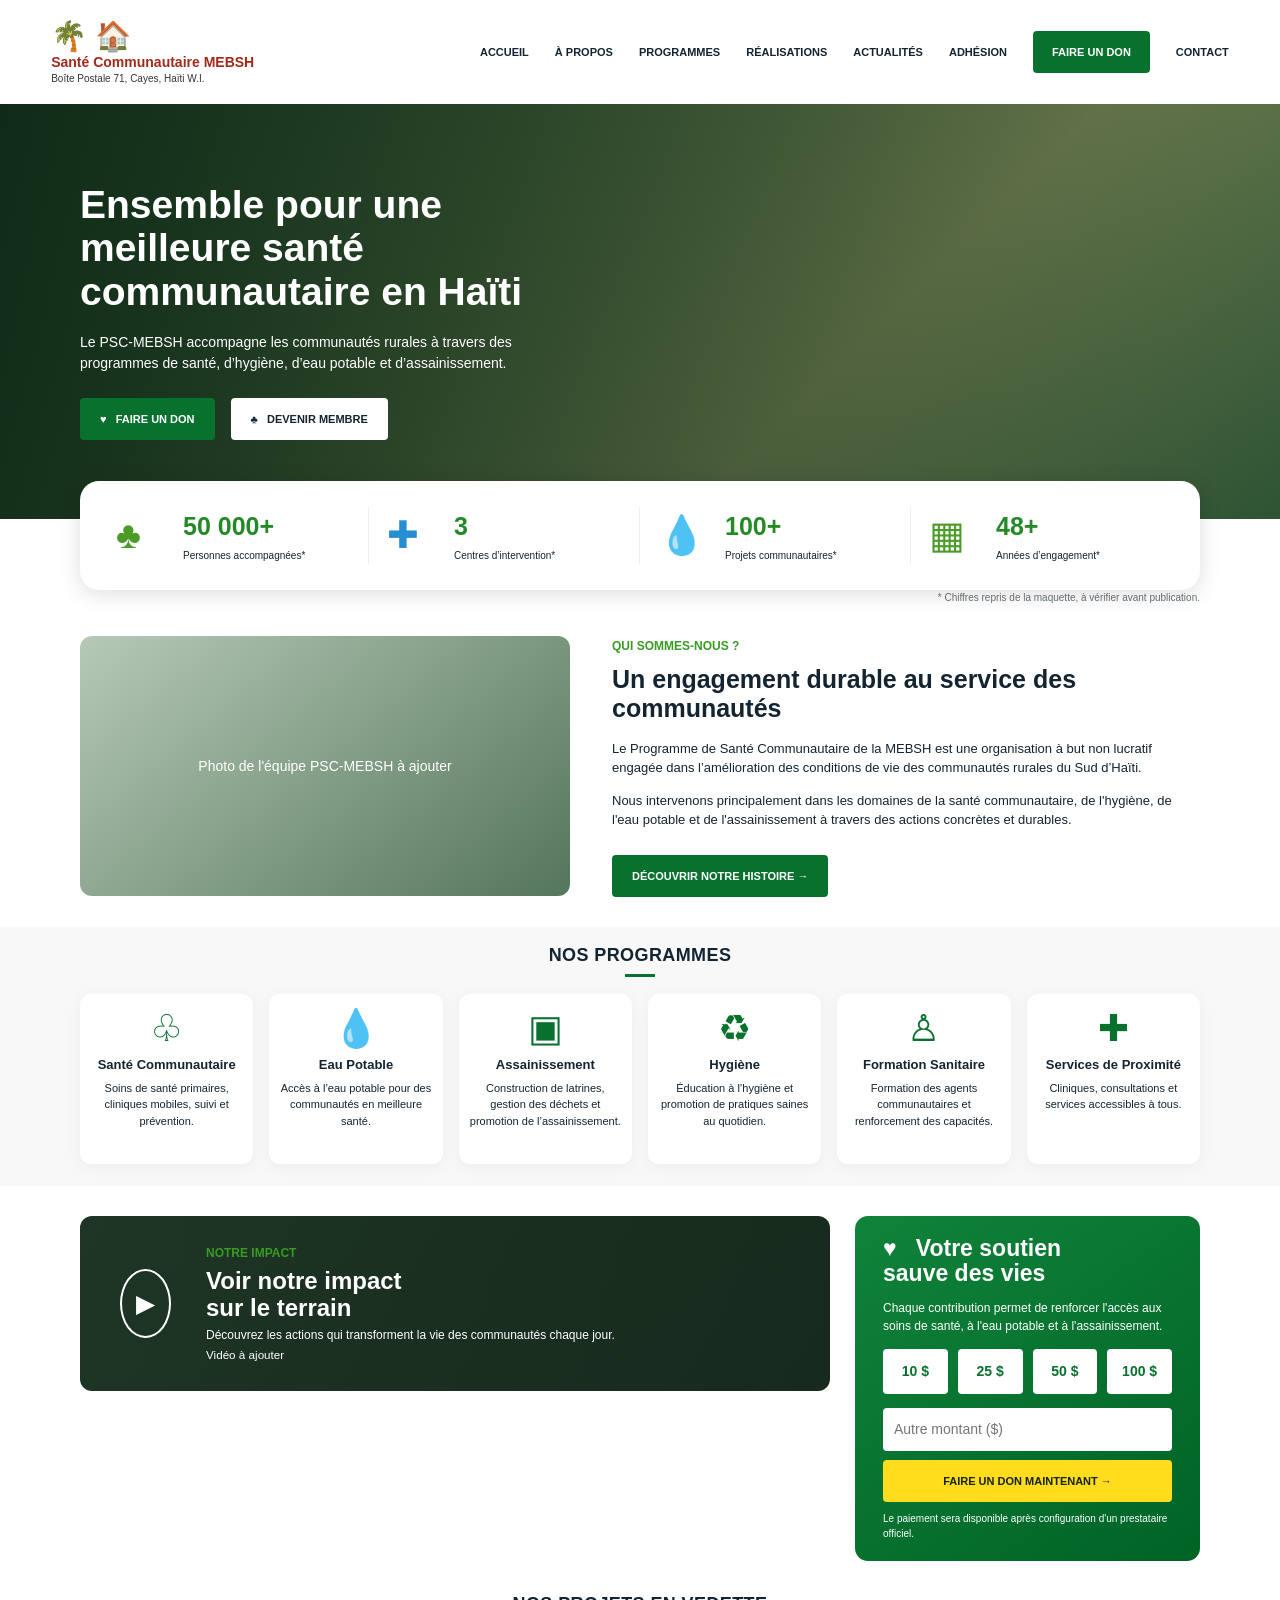
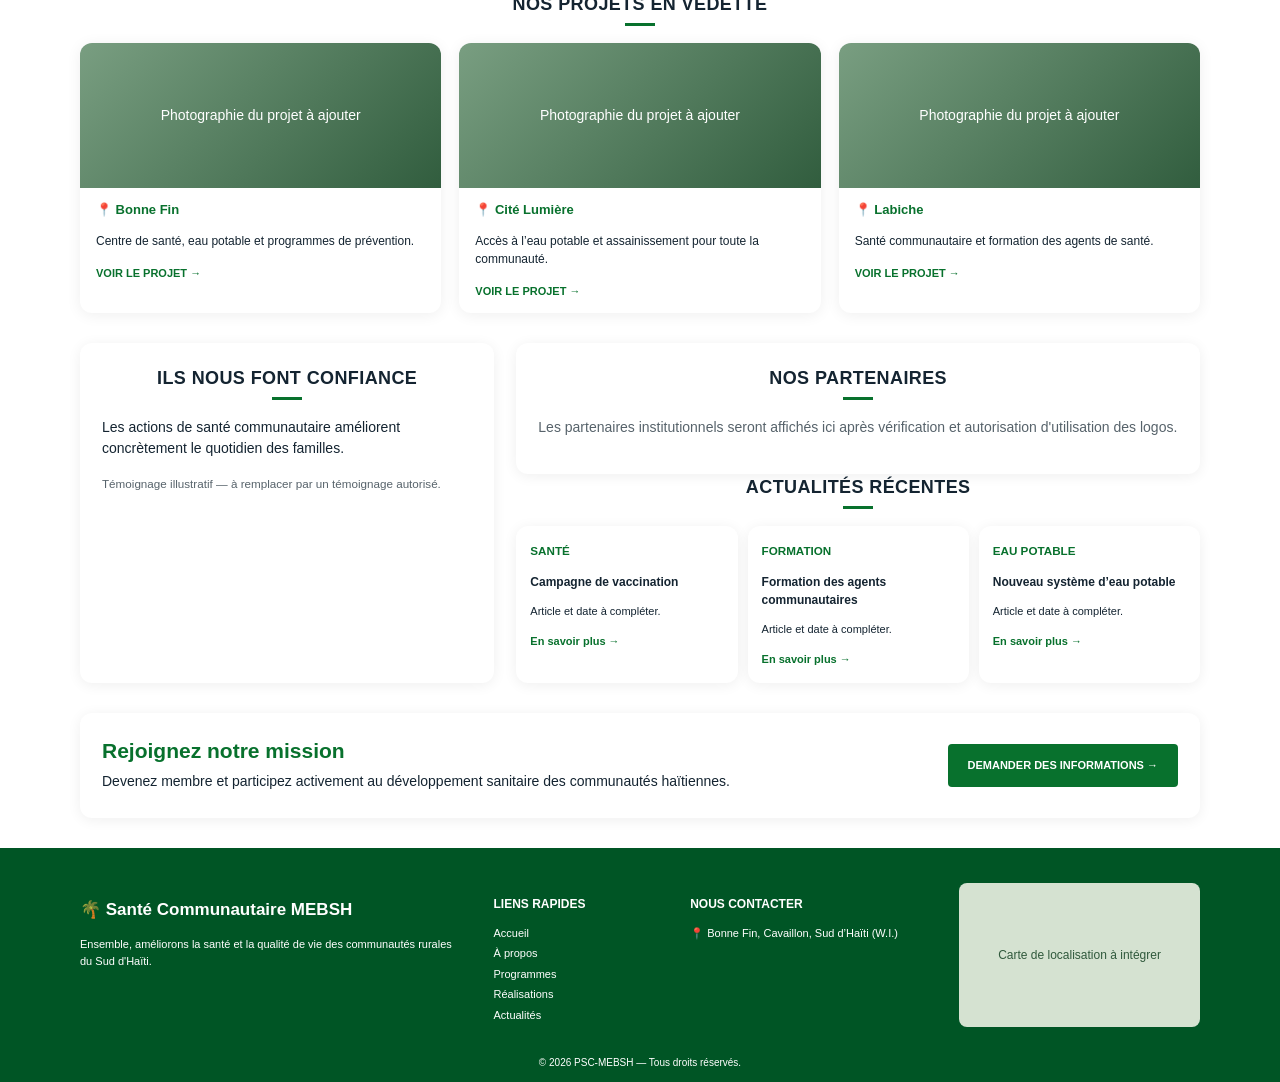
<file: index.html>
<!DOCTYPE html>
<html lang="fr"><head><meta charset="utf-8"/><meta content="width=device-width, initial-scale=1" name="viewport"/><meta content="Programme de Santé Communautaire MEBSH — santé, eau potable, hygiène et assainissement en Haïti." name="description"/><title>PSC-MEBSH | Santé communautaire en Haïti</title><link href="styles.css" rel="stylesheet"/><meta content="#08712d" name="theme-color"/></head><body>
<header class="header"><a class="brand" href="#accueil"><span class="brand-icon">🌴 🏠</span><strong>Santé Communautaire MEBSH</strong><small>Boîte Postale 71, Cayes, Haïti W.I.</small></a><button aria-expanded="false" aria-label="Ouvrir le menu" class="menu-toggle">☰</button><nav aria-label="Navigation principale" class="nav"><a href="#accueil">ACCUEIL</a><a href="#apropos">À PROPOS</a><a href="#programmes">PROGRAMMES</a><a href="#realisations">RÉALISATIONS</a><a href="#actualites">ACTUALITÉS</a><a href="#adhesion">ADHÉSION</a><a class="nav-don" href="#don">FAIRE UN DON</a><a href="#contact">CONTACT</a></nav></header>
<main><section class="hero" id="hero-image"><div class="container hero-inner"><div class="hero-copy"><h1 data-content="hero_title">Ensemble pour une meilleure santé communautaire en Haïti</h1><p data-content="hero_description">Le PSC-MEBSH accompagne les communautés rurales à travers des programmes de santé, d'hygiène, d'eau potable et d'assainissement.</p><div class="actions"><a class="btn green" href="#don">♥   FAIRE UN DON</a><a class="btn white" href="#adhesion">♣   DEVENIR MEMBRE</a></div></div></div></section>
<section aria-label="Chiffres clés à confirmer" class="container stats"><div><span class="stat-icon">♣</span><strong data-stat-value="0">50 000+</strong><small data-stat-label="0">Personnes accompagnées*</small></div><div><span class="stat-icon blue">✚</span><strong data-stat-value="1">3</strong><small data-stat-label="1">Centres d'intervention*</small></div><div><span class="stat-icon blue">💧</span><strong data-stat-value="2">100+</strong><small data-stat-label="2">Projets communautaires*</small></div><div><span class="stat-icon">▦</span><strong data-stat-value="3">48+</strong><small data-stat-label="3">Années d'engagement*</small></div></section><p class="container disclaimer">* Chiffres repris de la maquette, à vérifier avant publication.</p>
<section class="container about section" id="apropos"><div aria-label="Emplacement réservé à une photographie authentique de l'équipe" class="photo about-photo" id="about-image" role="img"><span>Photo de l'équipe PSC-MEBSH à ajouter</span></div><div><span class="eyebrow">QUI SOMMES-NOUS ?</span><h2 data-content="about_title">Un engagement durable<br/>au service des communautés</h2><p data-content="about_description">Le Programme de Santé Communautaire de la MEBSH est une organisation à but non lucratif engagée dans l'amélioration des conditions de vie des communautés rurales du Sud d'Haïti.</p><p>Nous intervenons principalement dans les domaines de la santé communautaire, de l'hygiène, de l'eau potable et de l'assainissement à travers des actions concrètes et durables.</p><a class="btn green" href="#contact">DÉCOUVRIR NOTRE HISTOIRE →</a></div></section>
<section class="programs-wrap section" id="programmes"><div class="container"><h2 class="section-title">NOS PROGRAMMES</h2><div class="program-grid"><article class="program" data-program-index="0"><span>♧</span><h3>Santé<br/>Communautaire</h3><p>Soins de santé primaires, cliniques mobiles, suivi et prévention.</p></article><article class="program" data-program-index="1"><span>💧</span><h3>Eau<br/>Potable</h3><p>Accès à l'eau potable pour des communautés en meilleure santé.</p></article><article class="program" data-program-index="2"><span>▣</span><h3>Assainissement</h3><p>Construction de latrines, gestion des déchets et promotion de l'assainissement.</p></article><article class="program" data-program-index="3"><span>♻</span><h3>Hygiène</h3><p>Éducation à l'hygiène et promotion de pratiques saines au quotidien.</p></article><article class="program" data-program-index="4"><span>♙</span><h3>Formation<br/>Sanitaire</h3><p>Formation des agents communautaires et renforcement des capacités.</p></article><article class="program" data-program-index="5"><span>✚</span><h3>Services de<br/>Proximité</h3><p>Cliniques, consultations et services accessibles à tous.</p></article></div></div></section>
<section class="container feature-grid section"><div class="impact" id="impact-image"><span class="play">▶</span><div><span class="eyebrow">NOTRE IMPACT</span><h2>Voir notre impact<br/>sur le terrain</h2><p>Découvrez les actions qui transforment la vie des communautés chaque jour.</p><small>Vidéo à ajouter</small></div></div><aside class="donate" id="don"><h2>♥   Votre soutien<br/>sauve des vies</h2><p>Chaque contribution permet de renforcer l'accès aux soins de santé, à l'eau potable et à l'assainissement.</p><div class="amounts"><button data-amount="10">10 $</button><button data-amount="25">25 $</button><button data-amount="50">50 $</button><button data-amount="100">100 $</button></div><label class="sr-only" for="amount">Montant du don</label><input id="amount" min="1" placeholder="Autre montant ($)" type="number"/><button class="btn yellow" id="donate-btn" type="button">FAIRE UN DON MAINTENANT →</button><small>Le paiement sera disponible après configuration d'un prestataire officiel.</small></aside></section>
<section class="container section" id="realisations"><h2 class="section-title">NOS PROJETS EN VEDETTE</h2><div class="projects" id="projects-list"><article class="project"><div class="project-photo">Photographie du projet à ajouter</div><div class="project-body"><h3>📍 Bonne Fin</h3><p>Centre de santé, eau potable et programmes de prévention.</p><a href="#contact">VOIR LE PROJET →</a></div></article><article class="project"><div class="project-photo">Photographie du projet à ajouter</div><div class="project-body"><h3>📍 Cité Lumière</h3><p>Accès à l'eau potable et assainissement pour toute la communauté.</p><a href="#contact">VOIR LE PROJET →</a></div></article><article class="project"><div class="project-photo">Photographie du projet à ajouter</div><div class="project-body"><h3>📍 Labiche</h3><p>Santé communautaire et formation des agents de santé.</p><a href="#contact">VOIR LE PROJET →</a></div></article></div></section>
<section class="container lower section"><div class="testimonial"><h2 class="section-title">ILS NOUS FONT CONFIANCE</h2><p id="testimonial-text">« Les actions de santé communautaire améliorent concrètement le quotidien des familles. »</p><small id="testimonial-author">Témoignage illustratif — à remplacer par un témoignage autorisé.</small></div><div><section class="partners"><h2 class="section-title">NOS PARTENAIRES</h2><p id="partners-list">Les partenaires institutionnels seront affichés ici après vérification et autorisation d'utilisation des logos.</p></section><section id="actualites"><h2 class="section-title">ACTUALITÉS RÉCENTES</h2><div class="news" id="news-list"><article><small>SANTÉ</small><h3>Campagne de vaccination</h3><p>Article et date à compléter.</p></article><article><small>FORMATION</small><h3>Formation des agents communautaires</h3><p>Article et date à compléter.</p></article><article><small>EAU POTABLE</small><h3>Nouveau système d'eau potable</h3><p>Article et date à compléter.</p></article></div></section></div></section>
<section class="container join section" id="adhesion"><div><h2 data-content="join_title">Rejoignez notre mission</h2><p data-content="join_description">Devenez membre et participez activement au développement sanitaire des communautés haïtiennes.</p></div><a class="btn green" href="#contact" id="join-link">DEMANDER DES INFORMATIONS →</a></section></main>
<footer id="contact"><div class="container footer-grid"><div><h2>🌴 Santé Communautaire MEBSH</h2><p>Ensemble, améliorons la santé et la qualité de vie des communautés rurales du Sud d'Haïti.</p></div><div><h3>LIENS RAPIDES</h3><a href="#accueil">Accueil</a><a href="#apropos">À propos</a><a href="#programmes">Programmes</a><a href="#realisations">Réalisations</a><a href="#actualites">Actualités</a></div><div id="contact-details"><h3>NOUS CONTACTER</h3><p>📍 Bonne Fin, Cavaillon, Sud d'Haïti (W.I.)</p><p>Coordonnées officielles à confirmer avant publication.</p></div><div class="map-placeholder">Carte de localisation à intégrer</div></div><p class="copyright">© <span id="year"></span> PSC-MEBSH — Tous droits réservés.</p></footer><script src="script.js"></script><script defer="" src="content.js"></script></body></html>
</file>
<file: styles.css>
:root{--green:#08712d;--dark:#064c25;--lime:#4c9b29;--ink:#142431;--blue:#258ed0;--muted:#57636b;--yellow:#ffdc1c}*{box-sizing:border-box}html{scroll-behavior:smooth}body{margin:0;color:var(--ink);font-family:Arial,Helvetica,sans-serif;font-size:14px;line-height:1.5}a{text-decoration:none;color:inherit}button,input{font:inherit}button{cursor:pointer}.container{width:min(1120px,90%);margin:auto}.header{height:104px;display:flex;align-items:center;justify-content:space-between;gap:25px;padding:12px 4%;background:#fff;position:relative;z-index:10}.brand{display:flex;flex-direction:column;min-width:225px;color:#a22a1b;line-height:1.2}.brand-icon{font-size:29px;color:#9e4c06}.brand strong{font-size:14px}.brand small{font-size:10px;color:#343434;margin-top:3px}.nav{display:flex;align-items:center;gap:26px;font-size:11px;font-weight:bold}.nav a:hover{color:var(--green)}.nav-don{background:var(--green);color:#fff!important;padding:13px 19px;border-radius:4px}.menu-toggle{display:none;background:none;border:0;font-size:26px}.hero{min-height:415px;display:flex;align-items:center;background:linear-gradient(90deg,rgba(8,35,19,.88),rgba(8,35,19,.40)),linear-gradient(135deg,#3e6a3a,#b0b777 65%,#467449);color:#fff}.hero-inner{padding:55px 0}.hero-copy{max-width:470px}.hero h1{font-size:39px;line-height:1.12;margin:0 0 18px}.hero p{font-size:14px;max-width:440px}.actions{display:flex;gap:16px;margin-top:24px}.btn{display:inline-block;border:0;border-radius:4px;padding:13px 20px;font-size:11px;font-weight:800;text-align:center}.green{background:var(--green);color:#fff}.white{background:#fff;color:#142431}.yellow{background:var(--yellow);color:#17220b}.stats{position:relative;margin-top:-38px;background:#fff;border-radius:19px;box-shadow:0 4px 22px #0002;display:grid;grid-template-columns:repeat(4,1fr);padding:26px 18px}.stats>div{display:grid;grid-template-columns:55px 1fr;column-gap:12px;align-items:center;padding:0 18px;border-right:1px solid #eee}.stats>div:last-child{border:0}.stat-icon{grid-row:span 2;font-size:38px;color:var(--lime)}.stat-icon.blue{color:var(--blue)}.stats strong{font-size:25px;color:#248a26}.stats small{font-size:10px}.disclaimer{font-size:10px;color:#69737a;text-align:right}.section{margin-top:30px;margin-bottom:30px}.about{display:grid;grid-template-columns:1fr 1.2fr;gap:42px;align-items:center}.photo{min-height:260px;border-radius:12px;background:linear-gradient(140deg,#b6c9b7,#54765a);display:grid;place-items:center;color:#fff;text-align:center;padding:25px}.eyebrow{font-size:12px;font-weight:bold;color:#399b24}.about h2{font-size:25px;line-height:1.15;margin:9px 0 16px}.about p{font-size:13px}.about .btn{margin-top:12px}.programs-wrap{background:#f7f8f7;padding:15px 0 22px}.section-title{text-align:center;font-size:18px;letter-spacing:.4px;margin:0 0 17px}.section-title:after{content:"";display:block;width:30px;height:3px;background:var(--green);margin:5px auto}.program-grid{display:grid;grid-template-columns:repeat(6,1fr);gap:16px}.program{background:white;text-align:center;padding:15px 10px;border-radius:11px;box-shadow:0 3px 16px #0000000c;min-height:170px}.program span{display:block;color:var(--green);font-size:37px;line-height:1.1}.program h3{font-size:13px;line-height:1.1;margin:8px 0}.program p{font-size:11px;margin:0}.feature-grid{display:grid;grid-template-columns:2fr .92fr;gap:25px;align-items:start}.impact{min-height:175px;border-radius:12px;color:#fff;display:flex;align-items:center;gap:35px;padding:25px 40px;background:linear-gradient(90deg,#17291dd9,#14271ae8),linear-gradient(140deg,#477e54,#35443d)}.impact h2{font-size:24px;line-height:1.1;margin:5px 0}.impact p{margin:0;font-size:12px}.play{border:2px solid #fff;border-radius:50%;padding:14px;font-size:25px}.donate{background:linear-gradient(145deg,#10833a,#006326);color:#fff;border-radius:13px;padding:20px 28px;grid-row:span 2}.donate h2{font-size:23px;line-height:1.1;margin:0}.donate p{font-size:12px}.amounts{display:grid;grid-template-columns:repeat(4,1fr);gap:10px;margin:14px 0}.amounts button{border:2px solid transparent;background:#fff;border-radius:4px;color:var(--green);font-weight:bold;padding:10px 0}.amounts button.selected{border-color:var(--yellow);background:#f5fce9}.donate input{width:100%;padding:11px;border:0;border-radius:4px;margin-bottom:9px}.donate .btn{width:100%}.donate small{display:block;margin-top:9px;font-size:10px}.projects{display:grid;grid-template-columns:repeat(3,1fr);gap:18px}.project{border-radius:12px;overflow:hidden;box-shadow:0 2px 15px #0001;background:#fff}.project-photo{height:145px;display:grid;place-items:center;text-align:center;padding:15px;color:#fff;background:linear-gradient(135deg,#799e81,#315d3e)}.project-body{padding:12px 16px}.project h3{font-size:13px;color:var(--green);margin:0}.project p{font-size:12px}.project a{font-size:11px;font-weight:bold;color:var(--green)}.lower{display:grid;grid-template-columns:1fr 1.65fr;gap:22px}.testimonial,.partners,.news article,.join{padding:22px;background:#fff;box-shadow:0 2px 14px #0001;border-radius:12px}.testimonial p{font-size:14px}.testimonial small,.partners p{color:var(--muted)}.news{display:grid;grid-template-columns:repeat(3,1fr);gap:10px}.news article{padding:14px}.news h3{font-size:12px}.news p{font-size:11px}.news small{color:var(--green);font-weight:bold}.join{display:flex;align-items:center;justify-content:space-between;gap:25px}.join h2{color:var(--green);margin:0}.join p{margin:4px 0}footer{background:#005525;color:#fff;padding:35px 0 12px}.footer-grid{display:grid;grid-template-columns:1.6fr .7fr 1fr 1fr;gap:28px}footer h2{font-size:17px}footer h3{font-size:12px}footer p,footer a{font-size:11px}footer a{display:block;margin:4px 0}.map-placeholder{border-radius:8px;background:#d5e2d1;color:#30593c;display:grid;place-items:center;text-align:center;padding:15px;font-size:12px}.copyright{text-align:center;margin:28px 0 0;font-size:10px}.sr-only{position:absolute;left:-9999px}@media(max-width:1000px){.nav{gap:12px;font-size:10px}.brand{min-width:180px}.program-grid{grid-template-columns:repeat(3,1fr)}.stats>div{padding:0 8px}}@media(max-width:700px){.header{height:auto;min-height:80px}.menu-toggle{display:block}.nav{display:none;position:absolute;top:100%;left:0;right:0;background:white;flex-direction:column;align-items:stretch;padding:15px 5%;box-shadow:0 12px 15px #0002}.nav.open{display:flex}.nav a{padding:9px}.hero{min-height:390px}.hero h1{font-size:31px}.stats{grid-template-columns:repeat(2,1fr);gap:22px}.stats>div:nth-child(2){border:0}.about,.feature-grid,.lower{grid-template-columns:1fr}.program-grid{grid-template-columns:repeat(2,1fr)}.projects{grid-template-columns:1fr}.donate{grid-row:auto}.footer-grid{grid-template-columns:repeat(2,1fr)}.join{flex-direction:column;align-items:flex-start}.news{grid-template-columns:1fr}}@media(max-width:420px){.stats>div{grid-template-columns:35px 1fr;gap:5px}.stat-icon{font-size:27px}.stats strong{font-size:20px}.stats small{font-size:9px}.footer-grid{grid-template-columns:1fr}.actions{flex-wrap:wrap}}

/* Version 2 : médias et contenus administrables */
.hero{background-size:cover;background-position:center}.project-photo{padding:0;overflow:hidden}.project-photo img{width:100%;height:100%;object-fit:cover}.news-photo{width:100%;height:95px;object-fit:cover;border-radius:6px}.news a{font-size:11px;color:var(--green);font-weight:bold}.partner-logos{display:flex;flex-wrap:wrap;gap:20px;align-items:center;justify-content:center}.partner-item{display:flex;align-items:center;gap:7px;flex-direction:column;font-size:11px}.partner-item img{max-width:125px;max-height:55px;object-fit:contain}.about-photo{background-size:cover;background-position:center}.impact{background-size:cover;background-position:center}a:focus-visible,button:focus-visible{outline:3px solid #e1aa13;outline-offset:3px}
</file>
